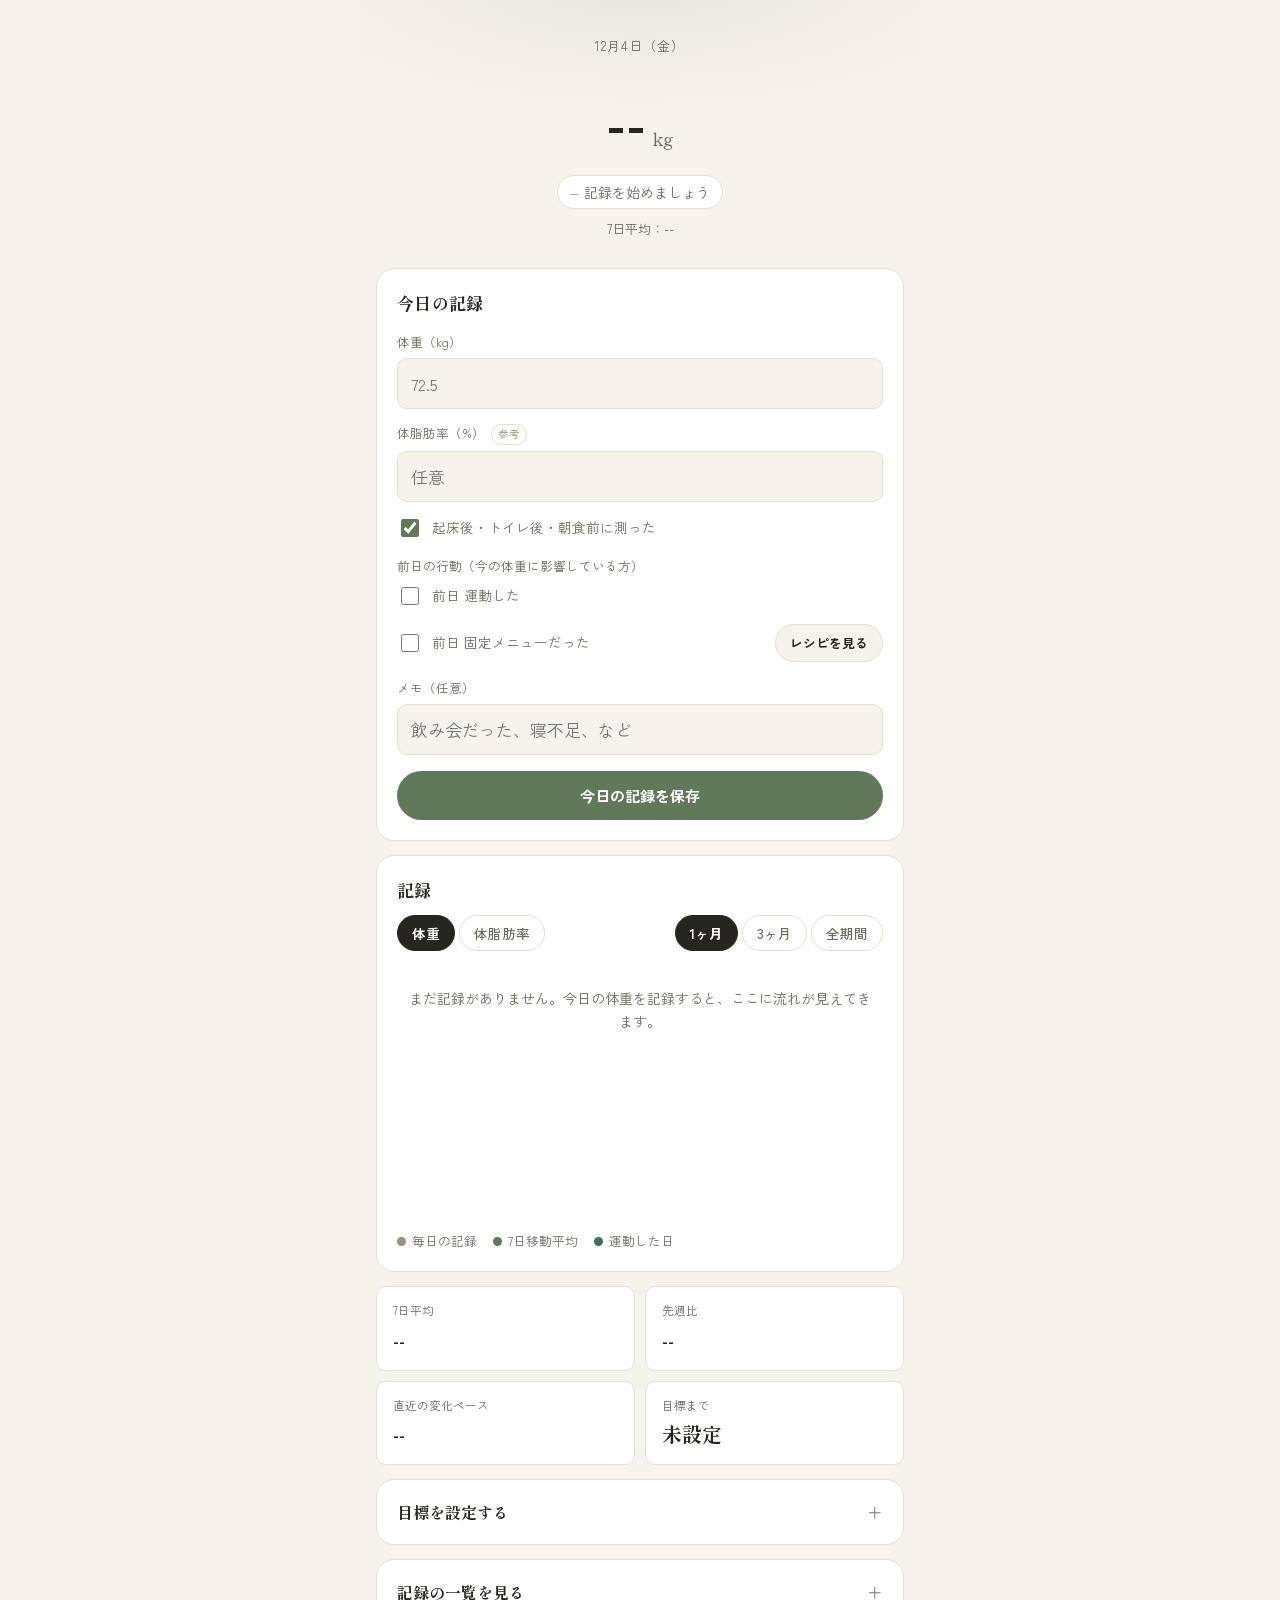
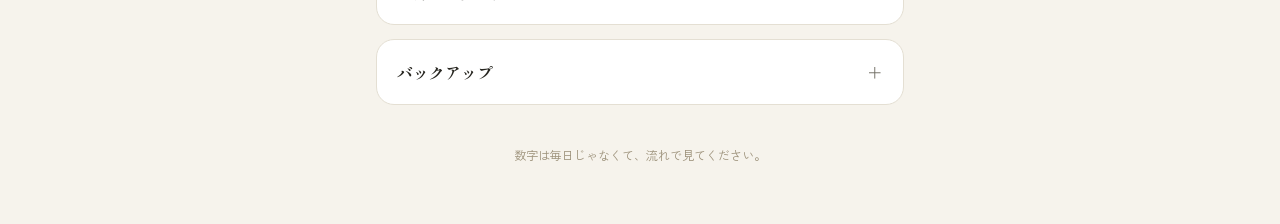
<file: index.html>
<!DOCTYPE html>
<html lang="ja">
<head>
<meta charset="UTF-8">
<meta name="viewport" content="width=device-width, initial-scale=1, viewport-fit=cover">
<title>ながれ｜体重記録</title>
<meta name="theme-color" content="#F6F3EC">
<link rel="manifest" href="manifest.json">
<link rel="icon" href="icons/icon-192.png">
<link rel="apple-touch-icon" href="icons/icon-192.png">
<link rel="preconnect" href="https://fonts.googleapis.com">
<link rel="preconnect" href="https://fonts.gstatic.com" crossorigin>
<link href="https://fonts.googleapis.com/css2?family=Shippori+Mincho:wght@500;700&family=Zen+Kaku+Gothic+New:wght@400;500;700&display=swap" rel="stylesheet">
<link rel="stylesheet" href="style.css">
</head>
<body>

<div class="app">

  <header class="hero">
    <p class="hero__date" id="todayLabel">8月3日（月）</p>
    <div class="hero__main">
      <div class="hero__weight">
        <span class="hero__num" id="latestWeight">--</span>
        <span class="hero__unit">kg</span>
      </div>
      <div class="hero__trend" id="trendBadge">
        <span class="hero__trend-arrow" id="trendArrow">–</span>
        <span class="hero__trend-text" id="trendText">記録を始めましょう</span>
      </div>
    </div>
    <p class="hero__sub" id="avgSub">7日平均：--</p>
  </header>

  <main>

    <!-- 今日の記録 -->
    <section class="card entry-card">
      <h2 class="card__title">今日の記録</h2>
      <form id="entryForm">
        <div class="field-row">
          <label class="field">
            <span class="field__label">体重（kg）</span>
            <input type="number" id="inputWeight" inputmode="decimal" step="0.1" min="0" required placeholder="72.5">
          </label>
          <label class="field field--sub">
            <span class="field__label">体脂肪率（%）<em>参考</em></span>
            <input type="number" id="inputBodyFat" inputmode="decimal" step="0.1" min="0" max="80" placeholder="任意">
          </label>
        </div>

        <label class="check-row">
          <input type="checkbox" id="inputCondition" checked>
          <span>起床後・トイレ後・朝食前に測った</span>
        </label>

        <div class="tag-section">
          <p class="tag-section__label">前日の行動（今の体重に影響している方）</p>
          <label class="check-row">
            <input type="checkbox" id="inputExercise">
            <span>前日 運動した</span>
          </label>
          <div class="check-row check-row--split">
            <label class="check-row__main">
              <input type="checkbox" id="inputBento">
              <span>前日 固定メニューだった</span>
            </label>
            <a href="recipe.html" class="recipe-btn">レシピを見る</a>
          </div>
        </div>

        <label class="field field--memo">
          <span class="field__label">メモ（任意）</span>
          <input type="text" id="inputMemo" placeholder="飲み会だった、寝不足、など">
        </label>

        <button type="submit" class="btn btn--primary" id="saveBtn">今日の記録を保存</button>
        <p class="entry-card__hint" id="editingHint" hidden>今日の記録はすでにあります。保存すると上書きされます。</p>
      </form>
    </section>

    <!-- チャート -->
    <section class="card flow-card">
      <div class="flow-card__head">
        <h2 class="card__title">記録</h2>
      </div>
      <div class="flow-card__controls">
        <div class="segmented" id="metricButtons">
          <button data-metric="weight" class="segmented__btn is-active" type="button">体重</button>
          <button data-metric="bodyFat" class="segmented__btn" type="button">体脂肪率</button>
        </div>
        <div class="segmented" id="rangeButtons">
          <button data-range="30" class="segmented__btn is-active" type="button">1ヶ月</button>
          <button data-range="90" class="segmented__btn" type="button">3ヶ月</button>
          <button data-range="all" class="segmented__btn" type="button">全期間</button>
        </div>
      </div>
      <p class="flow-chart__hint" id="flowHint" hidden>← 横にスクロールすると過去の記録も見られます</p>
      <div class="flow-chart" id="flowChart">
        <p class="flow-chart__empty" id="flowEmpty">まだ記録がありません。今日の体重を記録すると、ここに流れが見えてきます。</p>
      </div>
      <div class="flow-legend">
        <span><i class="dot dot--clay"></i>毎日の記録</span>
        <span><i class="dot dot--sage"></i>7日移動平均</span>
        <span><i class="dot dot--teal"></i>運動した日</span>
      </div>
    </section>

    <!-- 統計 -->
    <section class="stat-grid">
      <div class="stat-box">
        <p class="stat-box__label">7日平均</p>
        <p class="stat-box__value" id="statAvg7">--</p>
      </div>
      <div class="stat-box">
        <p class="stat-box__label">先週比</p>
        <p class="stat-box__value" id="statWeekDiff">--</p>
      </div>
      <div class="stat-box">
        <p class="stat-box__label">直近の変化ペース</p>
        <p class="stat-box__value" id="statPace">--</p>
      </div>
      <div class="stat-box" id="goalBox">
        <p class="stat-box__label">目標まで</p>
        <p class="stat-box__value" id="statGoal">未設定</p>
      </div>
    </section>

    <!-- 目標設定 -->
    <section class="card goal-card">
      <button class="disclosure" id="goalToggle" type="button">目標を設定する</button>
      <div class="disclosure__body" id="goalBody" hidden>
        <div class="field-row">
          <label class="field">
            <span class="field__label">目標体重（kg）</span>
            <input type="number" id="goalWeight" inputmode="decimal" step="0.1" placeholder="68.0">
          </label>
          <label class="field">
            <span class="field__label">目標日（任意）</span>
            <span class="date-input-wrap">
              <input type="date" id="goalDate">
            </span>
          </label>
        </div>
        <button class="btn btn--ghost" id="goalSaveBtn" type="button">目標を保存</button>
        <button class="btn btn--text" id="goalClearBtn" type="button">目標を削除</button>
      </div>
    </section>

    <!-- 履歴 -->
    <section class="card history-card">
      <button class="disclosure" id="historyToggle" type="button">記録の一覧を見る</button>
      <div class="disclosure__body" id="historyBody" hidden>
        <div class="history-list" id="historyList"></div>
      </div>
    </section>

    <!-- バックアップ -->
    <section class="card backup-card">
      <button class="disclosure" id="backupToggle" type="button">バックアップ</button>
      <div class="disclosure__body" id="backupBody" hidden>
        <p class="backup-card__note">このアプリのデータはこの端末にだけ保存されています。機種変更やブラウザのデータ削除に備えて、ときどきバックアップを書き出しておくのがおすすめです。</p>
        <div class="backup-actions">
          <button class="btn btn--ghost" id="exportBtn" type="button">書き出す（JSON）</button>
          <label class="btn btn--ghost btn--file">
            読み込む（JSON）
            <input type="file" id="importInput" accept="application/json" hidden>
          </label>
        </div>
      </div>
    </section>

  </main>

  <footer class="app-footer">
    <p>数字は毎日じゃなくて、流れで見てください。</p>
  </footer>

</div>

<div class="toast" id="toast" role="status" aria-live="polite">
  <span class="toast__check">✓</span>
  <span id="toastMsg">保存しました</span>
</div>

<script src="app.js"></script>
</body>
</html>
</file>
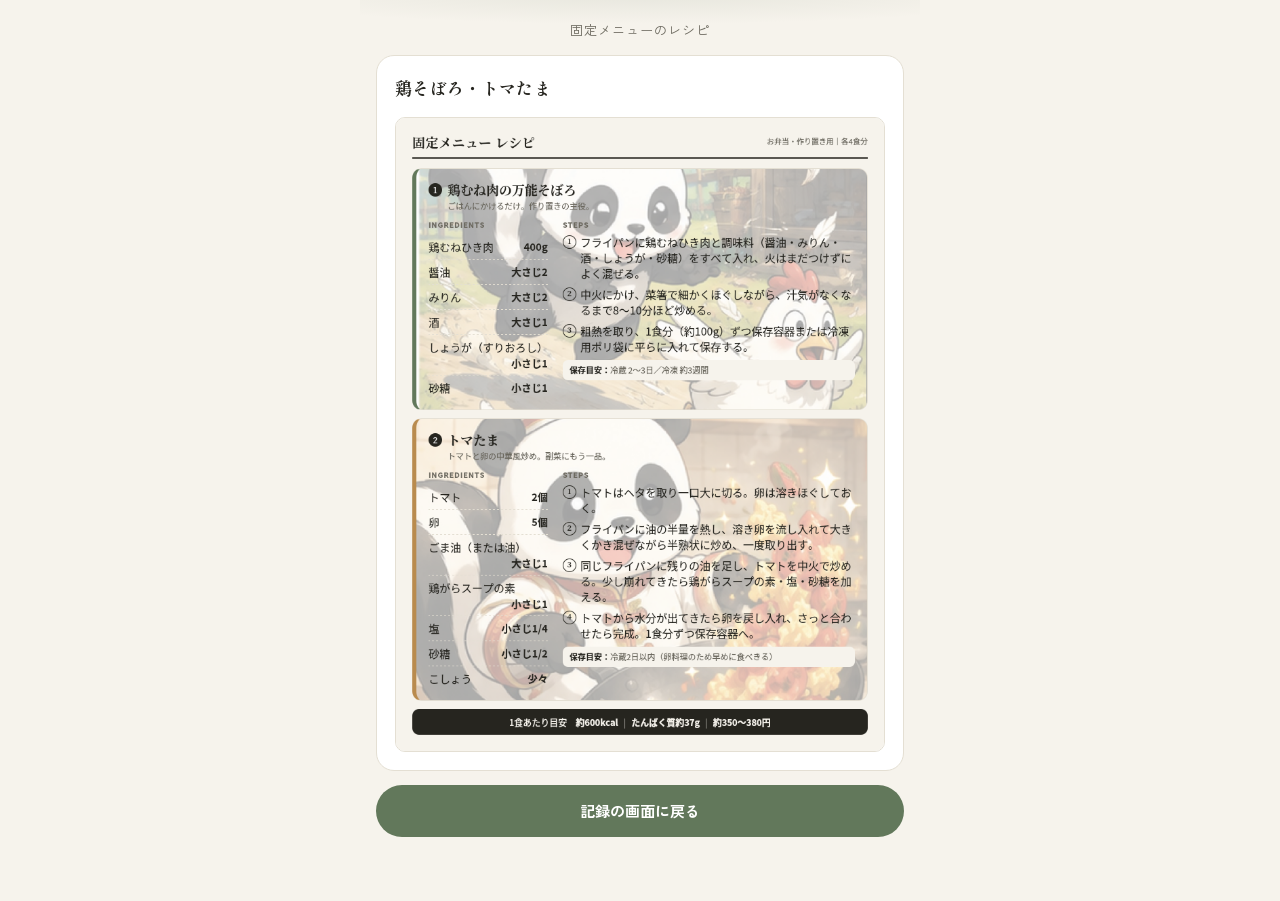
<file: recipe.html>
<!DOCTYPE html>
<html lang="ja">
<head>
<meta charset="UTF-8">
<meta name="viewport" content="width=device-width, initial-scale=1, viewport-fit=cover">
<title>固定メニューのレシピ｜体重管理</title>
<meta name="theme-color" content="#F6F3EC">
<link rel="icon" href="icons/icon-192.png">
<link rel="preconnect" href="https://fonts.googleapis.com">
<link rel="preconnect" href="https://fonts.gstatic.com" crossorigin>
<link href="https://fonts.googleapis.com/css2?family=Shippori+Mincho:wght@500;700&family=Zen+Kaku+Gothic+New:wght@400;500;700&display=swap" rel="stylesheet">
<link rel="stylesheet" href="style.css">
</head>
<body class="recipe-body">

<div class="app recipe-app">
  <header class="hero recipe-hero">
    <p class="hero__date" style="margin-bottom:0;">固定メニューのレシピ</p>
  </header>

  <main class="recipe-main">
    <section class="card recipe-card">
      <h2 class="card__title">鶏そぼろ・トマたま</h2>
      <img class="recipe-card__img" src="recipe.png" alt="鶏そぼろ・トマたまのレシピ">
    </section>
    <a href="index.html" class="btn btn--primary recipe-back-btn">記録の画面に戻る</a>
  </main>
</div>

</body>
</html>
</file>
<file: style.css>
:root{
  --bg: #F6F3EC;
  --paper: #FFFFFF;
  --ink: #26251F;
  --ink-soft: #6B685E;
  --line: #E4DFD3;

  --sage: #62785B;
  --sage-deep: #4A5C46;
  --clay: #C7BCA6;
  --clay-deep: #9C917A;
  --teal: #3F6E67;
  --ochre: #B98B4E;
  --danger: #A85C4A;

  --display: "Shippori Mincho", serif;
  --body: "Zen Kaku Gothic New", "Hiragino Sans", "Noto Sans JP", sans-serif;

  --radius: 18px;
  --radius-sm: 10px;
}

*{ box-sizing: border-box; }

html{ -webkit-text-size-adjust: 100%; }

body{
  margin:0;
  background: var(--bg);
  color: var(--ink);
  font-family: var(--body);
  line-height: 1.6;
  -webkit-font-smoothing: antialiased;
  padding-bottom: env(safe-area-inset-bottom);
}

.app{
  max-width: 560px;
  margin: 0 auto;
  padding: 0 0 48px;
}

/* ---------- Hero ---------- */
.hero{
  padding: 36px 24px 28px;
  text-align: center;
  background:
    radial-gradient(120% 90% at 50% -10%, rgba(98,120,91,0.10), transparent 60%),
    var(--bg);
}
.hero__date{
  margin: 0 0 10px;
  font-size: 13px;
  letter-spacing: .08em;
  color: var(--ink-soft);
}
.hero__main{
  display:flex;
  flex-direction: column;
  align-items: center;
  gap: 6px;
}
.hero__weight{
  font-family: var(--display);
  display:flex;
  align-items: baseline;
  gap: 6px;
}
.hero__num{
  font-size: 64px;
  font-weight: 700;
  letter-spacing: .01em;
  font-variant-numeric: tabular-nums;
}
.hero__unit{
  font-size: 18px;
  color: var(--ink-soft);
}
.hero__trend{
  display:flex;
  align-items:center;
  gap: 6px;
  font-size: 14px;
  color: var(--ink-soft);
  padding: 4px 12px;
  border-radius: 999px;
  background: var(--paper);
  border: 1px solid var(--line);
}
.hero__trend-arrow{
  font-family: var(--display);
  font-size: 15px;
}
.hero__trend.is-down .hero__trend-arrow{ color: var(--sage-deep); }
.hero__trend.is-up .hero__trend-arrow{ color: var(--danger); }
.hero__sub{
  margin: 10px 0 0;
  font-size: 13px;
  color: var(--ink-soft);
}

/* ---------- Cards ---------- */
main{ padding: 0 16px; display:flex; flex-direction:column; gap: 14px; }

.card{
  background: var(--paper);
  border: 1px solid var(--line);
  border-radius: var(--radius);
  padding: 20px;
}
.card__title{
  font-family: var(--display);
  font-size: 17px;
  font-weight: 700;
  margin: 0 0 16px;
  letter-spacing: .02em;
}

/* ---------- Form ---------- */
.field-row{ display:flex; flex-direction: column; }
.field{ display:flex; flex-direction:column; gap: 6px; margin-bottom: 14px; min-width: 0; max-width: 100%; overflow: hidden; }
.field--memo{ margin-bottom: 16px; }
.field__label{
  font-size: 12.5px;
  color: var(--ink-soft);
  display:flex;
  gap: 6px;
  align-items: baseline;
}
.field__label em{
  font-style: normal;
  font-size: 10.5px;
  color: var(--clay-deep);
  border: 1px solid var(--line);
  padding: 1px 6px;
  border-radius: 999px;
}
.field input[type="number"],
.field input[type="text"]{
  font-family: var(--body);
  font-size: 17px;
  padding: 12px 13px;
  border-radius: var(--radius-sm);
  border: 1px solid var(--line);
  background: var(--bg);
  color: var(--ink);
  width: 100%;
  max-width: 100%;
  min-width: 0;
  box-sizing: border-box;
}
.field input:focus-visible{
  outline: 2px solid var(--sage);
  outline-offset: 1px;
}

/* Native <input type="date"> has an unreliable intrinsic size on Android
   (its internal day/month/year sub-fields can force the control wider or
   shorter than the CSS box). Wrapping it in a sized, overflow-hidden box
   and absolutely-positioning the input inside guarantees the visible box
   always matches the other fields exactly, regardless of the browser. */
.date-input-wrap{
  position: relative;
  display: block;
  width: 100%;
  max-width: 100%;
  height: 52px;
  border-radius: var(--radius-sm);
  border: 1px solid var(--line);
  background: var(--bg);
  overflow: hidden;
}
.date-input-wrap input[type="date"]{
  position: absolute;
  inset: 0;
  width: 100%;
  height: 100%;
  margin: 0;
  border: 0;
  background: transparent;
  padding: 0 13px;
  box-sizing: border-box;
  font-family: var(--body);
  font-size: 16px;
  color: var(--ink);
  -webkit-appearance: none;
  appearance: none;
}
.date-input-wrap input[type="date"]:focus-visible{
  outline: 2px solid var(--sage);
  outline-offset: -2px;
}

.check-row{
  display:flex;
  align-items:center;
  gap: 10px;
  font-size: 13.5px;
  color: var(--ink-soft);
  margin-bottom: 16px;
}
.check-row input{ width: 18px; height: 18px; accent-color: var(--sage); }

.tag-section{ margin-bottom: 2px; }
.tag-section__label{
  font-size: 12.5px;
  color: var(--ink-soft);
  margin: 0 0 8px;
}

.check-row--split{
  display:flex;
  align-items:center;
  justify-content: space-between;
  gap: 10px;
  margin-bottom: 16px;
}
.check-row--split .check-row__main{
  display:flex;
  align-items:center;
  gap: 10px;
  font-size: 13.5px;
  color: var(--ink-soft);
  flex: 1;
  min-width: 0;
  cursor: pointer;
}
.check-row--split input{ width: 18px; height: 18px; accent-color: var(--sage); flex-shrink: 0; }
.recipe-btn{
  flex-shrink: 0;
  font-size: 12.5px;
  font-weight: 700;
  padding: 8px 14px;
  border-radius: 999px;
  border: 1px solid var(--line);
  background: var(--bg);
  color: var(--ink);
  text-decoration: none;
  white-space: nowrap;
}
.recipe-btn:active{ background: var(--sage); color: #fff; border-color: var(--sage); }

.btn{
  font-family: var(--body);
  font-size: 15px;
  font-weight: 700;
  border-radius: 999px;
  padding: 13px 20px;
  border: 1px solid transparent;
  cursor: pointer;
  width: 100%;
  text-align: center;
}
.btn--primary{ background: var(--sage); color: #fff; }
.btn--primary:active{ background: var(--sage-deep); }
.btn--ghost{
  background: transparent;
  border-color: var(--line);
  color: var(--ink);
  width: auto;
}
.btn--text{
  background: transparent;
  border: none;
  color: var(--ink-soft);
  width: auto;
  font-weight: 500;
  text-decoration: underline;
}
.btn--file{ display:inline-flex; align-items:center; }
.entry-card__hint{
  margin: 10px 0 0;
  font-size: 12.5px;
  color: var(--ochre);
  text-align: center;
}

/* ---------- Flow chart ---------- */
.flow-card__head{
  display:flex;
  align-items:center;
  justify-content: space-between;
  margin-bottom: 12px;
}
.flow-card__head .card__title{ margin-bottom: 0; }

.flow-card__controls{
  display:flex;
  flex-wrap: wrap;
  align-items:center;
  justify-content: space-between;
  gap: 8px;
  margin-bottom: 6px;
}
.segmented{ display:flex; gap: 4px; flex-wrap: wrap; }
.segmented__btn{
  font-family: var(--body);
  font-size: 13.5px;
  font-weight: 500;
  padding: 9px 14px;
  border-radius: 999px;
  border: 1px solid var(--line);
  background: transparent;
  color: var(--ink-soft);
  cursor: pointer;
  line-height: 1.2;
}
.segmented__btn.is-active{ background: var(--ink); color:#fff; border-color: var(--ink); font-weight: 700; }

.flow-chart__hint{
  margin: 0 0 8px;
  font-size: 12px;
  color: var(--clay-deep);
}

.flow-chart{
  margin-top: 4px;
  min-height: 260px;
  display:flex;
  align-items:stretch;
}
.flow-chart__yaxis{
  flex: 0 0 auto;
  display:block;
  height: auto;
}
.flow-chart__scroll{
  flex: 1 1 auto;
  min-width: 0;
  overflow-x: auto;
  overflow-y: hidden;
  -webkit-overflow-scrolling: touch;
  scrollbar-width: thin;
}
.flow-chart__plot{ display:block; height: auto; }
.flow-chart__empty{
  color: var(--ink-soft);
  font-size: 14px;
  text-align:center;
  padding: 30px 10px;
  margin: 0;
  width: 100%;
}

.flow-legend{
  display:flex;
  gap: 16px;
  flex-wrap: wrap;
  margin-top: 14px;
  font-size: 12.5px;
  color: var(--ink-soft);
}
.flow-legend span{ display:flex; align-items:center; gap: 6px; }
.dot{ width: 9px; height: 9px; border-radius: 50%; display:inline-block; }
.dot--clay{ background: var(--clay-deep); }
.dot--sage{ background: var(--sage); }
.dot--teal{ background: var(--teal); }

/* ---------- Stats ---------- */
.stat-grid{
  display:grid;
  grid-template-columns: 1fr 1fr;
  gap: 10px;
}
.stat-box{
  background: var(--paper);
  border: 1px solid var(--line);
  border-radius: var(--radius-sm);
  padding: 14px 16px;
}
.stat-box__label{
  margin:0 0 4px;
  font-size: 11.5px;
  color: var(--ink-soft);
}
.stat-box__value{
  margin:0;
  font-family: var(--display);
  font-size: 20px;
  font-weight: 700;
  font-variant-numeric: tabular-nums;
}

/* ---------- Disclosure ---------- */
.disclosure{
  width: 100%;
  text-align: left;
  background: none;
  border: none;
  padding: 0;
  font-family: var(--display);
  font-size: 16px;
  font-weight: 700;
  color: var(--ink);
  cursor: pointer;
  display:flex;
  justify-content: space-between;
  align-items:center;
}
.disclosure::after{
  content: "＋";
  font-family: var(--body);
  font-weight: 400;
  color: var(--ink-soft);
  transition: transform .15s ease;
}
.disclosure[aria-expanded="true"]::after{ content: "－"; }
.disclosure__body{ margin-top: 16px; }

/* ---------- History ---------- */
.history-list{ display:flex; flex-direction:column; gap: 2px; }
.history-row{
  display:grid;
  grid-template-columns: 70px 1fr auto auto;
  align-items:center;
  gap: 8px;
  padding: 8px 0;
  border-bottom: 1px solid var(--line);
  font-size: 13.5px;
}
.history-row:last-child{ border-bottom: none; }
.history-row__date{ color: var(--ink-soft); }
.history-row__weight{ font-variant-numeric: tabular-nums; font-weight: 700; min-width: 0; overflow-wrap: break-word; }
.history-row__tags{ display:flex; gap:4px; }
.history-row__tags i{ width:6px; height:6px; border-radius:50%; display:inline-block; }
.history-row__del{
  background:none; border:none; color: var(--ink-soft);
  font-size: 12.5px; cursor:pointer; text-decoration: underline;
  padding: 10px 4px 10px 14px;
  min-height: 44px;
  min-width: 44px;
  display:flex;
  align-items:center;
  justify-content:flex-end;
}
.history-row__del:active{ color: var(--danger); }
.history-row__memo{
  grid-column: 1 / -1;
  margin: 0;
  font-size: 12.5px;
  color: var(--ink-soft);
  overflow-wrap: break-word;
  white-space: pre-wrap;
}

/* ---------- Backup ---------- */
.backup-card__note{ font-size: 13px; color: var(--ink-soft); margin: 0 0 14px; }
.backup-actions{ display:flex; gap: 10px; flex-wrap: wrap; }

/* ---------- Toast ---------- */
.toast{
  position: fixed;
  left: 50%;
  bottom: 28px;
  transform: translate(-50%, 12px);
  background: var(--ink);
  color: #fff;
  padding: 12px 20px;
  border-radius: 999px;
  font-size: 13.5px;
  display:flex;
  align-items:center;
  gap: 8px;
  opacity: 0;
  pointer-events: none;
  transition: opacity .25s ease, transform .25s ease;
  z-index: 50;
  box-shadow: 0 8px 24px rgba(0,0,0,0.18);
}
.toast.is-visible{
  opacity: 1;
  transform: translate(-50%, 0);
}
.toast__check{
  width: 16px; height: 16px;
  border-radius: 50%;
  background: var(--sage);
  flex-shrink:0;
  display:flex;
  align-items:center;
  justify-content:center;
  font-size: 11px;
}

/* ---------- Recipe page ---------- */
.recipe-body{ height: 100%; }
.recipe-app{
  min-height: 100vh;
  min-height: 100dvh;
  display: flex;
  flex-direction: column;
}
.recipe-hero{ padding: 20px 24px 14px; flex: 0 0 auto; }
.recipe-main{
  flex: 1 1 auto;
  min-height: 0;
  display: flex;
  flex-direction: column;
  gap: 14px;
  padding: 0 16px 16px;
  padding-bottom: calc(16px + env(safe-area-inset-bottom));
}
.recipe-card{
  flex: 1 1 auto;
  min-height: 0;
  display: flex;
  flex-direction: column;
  padding: 18px;
}
.recipe-card .card__title{ flex: 0 0 auto; }
.recipe-card__img{
  display:block;
  width: 100%;
  flex: 1 1 auto;
  min-height: 0;
  height: 100%;
  object-fit: contain;
  border-radius: var(--radius-sm);
  border: 1px solid var(--line);
}
.recipe-back-btn{
  flex: 0 0 auto;
  display:block;
  text-decoration: none;
}

/* ---------- Footer ---------- */
.app-footer{
  text-align:center;
  padding: 28px 20px 0;
  font-size: 12px;
  color: var(--clay-deep);
}

@media (max-width: 380px){
  .hero__num{ font-size: 54px; }
}
</file>
